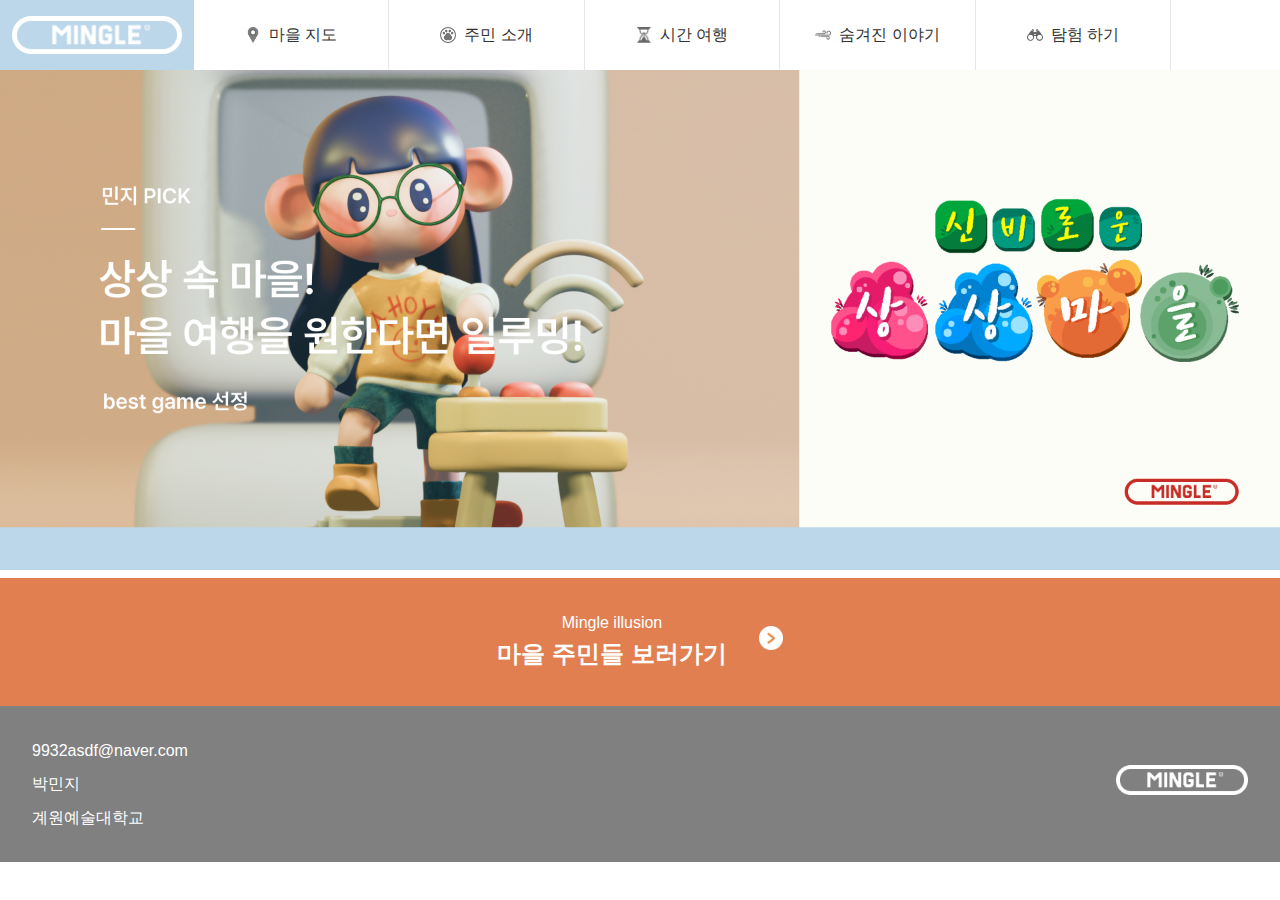
<file: index.html>
<!DOCTYPE html>
<html lang="ko">
  <head>
    <meta charset="UTF-8" />
    <meta name="viewport" content="width=device-width, initial-scale=1.0" />
    <title>Mingle</title>
    <link rel="stylesheet" href="./main.css" />
  </head>
  <body>
    <header class="main-header">
      <a class="logo" href="./index.html" style="color: #c72d26">
        <img src="./logo.png" alt="logo" />
      </a>
      <nav class="main-nav">
        <ul>
          <li>
            <img src="./images/intro.png" alt="마을 지도" class="nav-icon" />
            <a href="./map.html">마을 지도</a>
          </li>
          <li>
            <img src="./images/time.png" alt="주민 소개" class="nav-icon" />
            <a href="./intro.html">주민 소개</a>
          </li>
          <li>
            <img src="./images/hide.png" alt="시간 여행" class="nav-icon" />
            <a href="./time.html">시간 여행</a>
          </li>
          <li>
            <img
              src="./images/story.png"
              alt="숨겨진 이야기"
              class="nav-icon"
            />
            <a href="./hide.html">숨겨진 이야기</a>
          </li>
          <li>
            <img src="./images/map.png" alt="map" class="nav-icon" />
            <a href="./adventure.html">탐험 하기</a>
          </li>
        </ul>
      </nav>
    </header>

    <main>
      <img src="./images/bn.png" class="bn" />
      <section class="cta-section">
        <div class="cta-content">
          <div
            style="display: flex; flex-direction: column; align-items: center"
          >
            <div style="font-size: 16px; color: #fff">Mingle illusion</div>
            <span class="resolution" onclick="location.href='intro.html'">마을 주민들 보러가기</span>
          </div>
          <a href="#" class="cta-button"
            ><img src="./images/next.png" alt="next"
          /></a>
        </div>
      </section>
    </main>

    <footer class="main-footer">
      <div class="footer-content">
        <p class="email">9932asdf@naver.com</p>
        <p class="author">박민지</p>
        <p class="school">계원예술대학교</p>
      </div>
      <div class="footer-logo">
        <img src="./logo.png" alt="MINGLE" class="logo-image" />
      </div>
    </footer>
  </body>
</html>
</file>
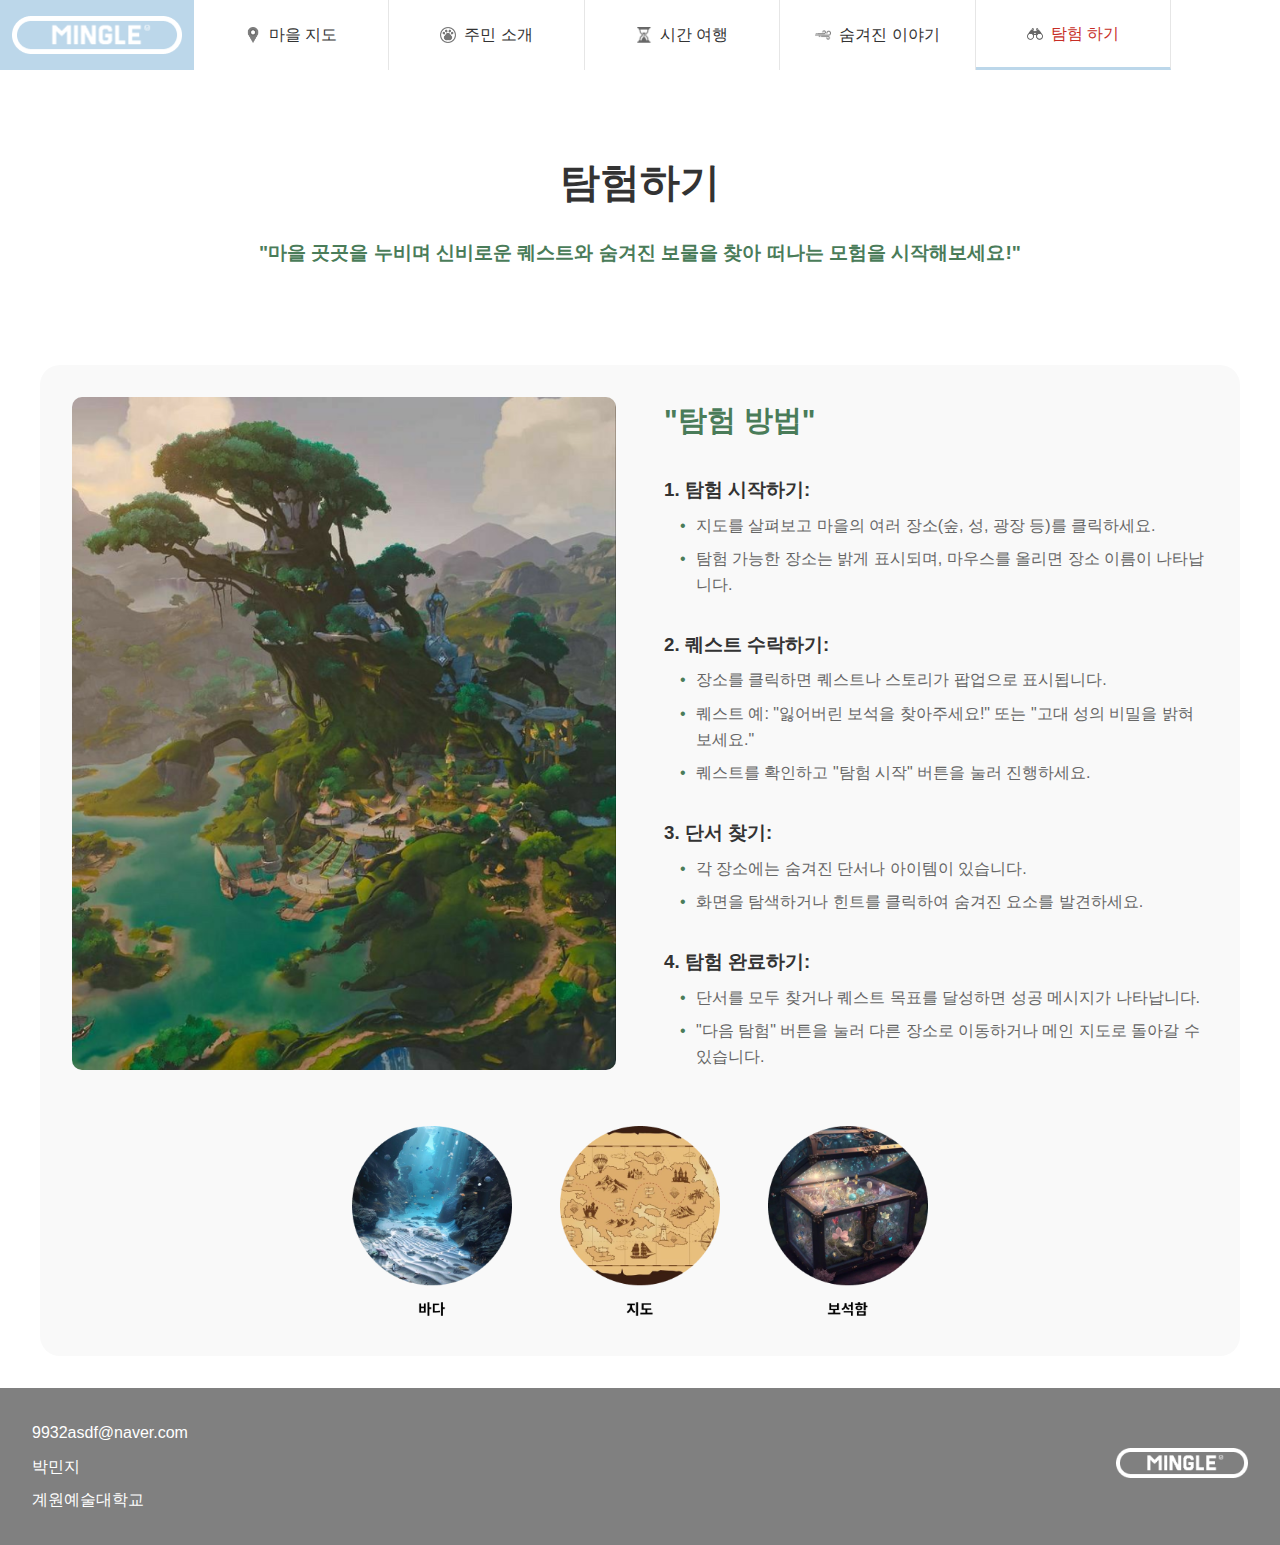
<file: adventure.html>
<!DOCTYPE html>
<html lang="ko">
  <head>
    <meta charset="UTF-8" />
    <meta name="viewport" content="width=device-width, initial-scale=1.0" />
    <title>Mingle</title>
    <link rel="stylesheet" href="./main.css" />
  </head>
  <body>
    <header class="main-header">
      <a class="logo" href="./index.html" style="color: #c72d26">
        <img src="./logo.png" alt="logo" />
      </a>
      <nav class="main-nav">
        <ul>
          <li>
            <img src="./images/intro.png" alt="마을 지도" class="nav-icon" />
            <a href="./map.html">마을 지도</a>
          </li>
          <li>
            <img src="./images/time.png" alt="주민 소개" class="nav-icon" />
            <a href="./intro.html">주민 소개</a>
          </li>
          <li>
            <img src="./images/hide.png" alt="시간 여행" class="nav-icon" />
            <a href="./time.html">시간 여행</a>
          </li>
          <li>
            <img
              src="./images/story.png"
              alt="숨겨진 이야기"
              class="nav-icon"
            />
            <a href="./hide.html">숨겨진 이야기</a>
          </li>
          <li style="border-bottom: 3px solid #bcd7ea">
            <img src="./images/map.png" alt="map" class="nav-icon" />
            <a href="./adventure.html" style="color: #c72d26">탐험 하기</a>
          </li>
        </ul>
      </nav>
    </header>
    <main class="adventure-main">
      <section class="intro-section">
        <h1 class="main-title">탐험하기</h1>
        <p class="intro-quote">
          "마을 곳곳을 누비며 신비로운 퀘스트와 숨겨진 보물을 찾아 떠나는 모험을
          시작해보세요!"
        </p>
      </section>

      <section class="guide-section">
        <div class="guide-content">
          <div class="guide-image">
            <img src="./images/tree.png" alt="모험 지도" class="main-map" />
          </div>
          <div class="guide-text">
            <h2 class="guide-title">"탐험 방법"</h2>
            <div class="guide-steps">
              <div class="step">
                <h3>1. 탐험 시작하기:</h3>
                <ul>
                  <li>
                    지도를 살펴보고 마을의 여러 장소(숲, 성, 광장 등)를
                    클릭하세요.
                  </li>
                  <li>
                    탐험 가능한 장소는 밝게 표시되며, 마우스를 올리면 장소
                    이름이 나타납니다.
                  </li>
                </ul>
              </div>
              <div class="step">
                <h3>2. 퀘스트 수락하기:</h3>
                <ul>
                  <li>
                    장소를 클릭하면 퀘스트나 스토리가 팝업으로 표시됩니다.
                  </li>
                  <li>
                    퀘스트 예: "잃어버린 보석을 찾아주세요!" 또는 "고대 성의
                    비밀을 밝혀보세요."
                  </li>
                  <li>퀘스트를 확인하고 "탐험 시작" 버튼을 눌러 진행하세요.</li>
                </ul>
              </div>
              <div class="step">
                <h3>3. 단서 찾기:</h3>
                <ul>
                  <li>각 장소에는 숨겨진 단서나 아이템이 있습니다.</li>
                  <li>
                    화면을 탐색하거나 힌트를 클릭하여 숨겨진 요소를 발견하세요.
                  </li>
                </ul>
              </div>
              <div class="step">
                <h3>4. 탐험 완료하기:</h3>
                <ul>
                  <li>
                    단서를 모두 찾거나 퀘스트 목표를 달성하면 성공 메시지가
                    나타납니다.
                  </li>
                  <li>
                    "다음 탐험" 버튼을 눌러 다른 장소로 이동하거나 메인 지도로
                    돌아갈 수 있습니다.
                  </li>
                </ul>
              </div>
            </div>
          </div>
        </div>
        <div class="location-icons">
          <div class="icon">
            <img src="./images/part1.png" alt="보석함" />
          </div>
          <div class="icon">
            <img src="./images/part2.png" alt="지도" />
          </div>
          <div class="icon">
            <img src="./images/part3.png" alt="바다" />
          </div>
        </div>
      </section>
    </main>
    <footer class="main-footer">
      <div class="footer-content">
        <p class="email">9932asdf@naver.com</p>
        <p class="author">박민지</p>
        <p class="school">계원예술대학교</p>
      </div>
      <div class="footer-logo">
        <img src="./logo.png" alt="MINGLE" class="logo-image" />
      </div>
    </footer>
  </body>
</html>
</file>
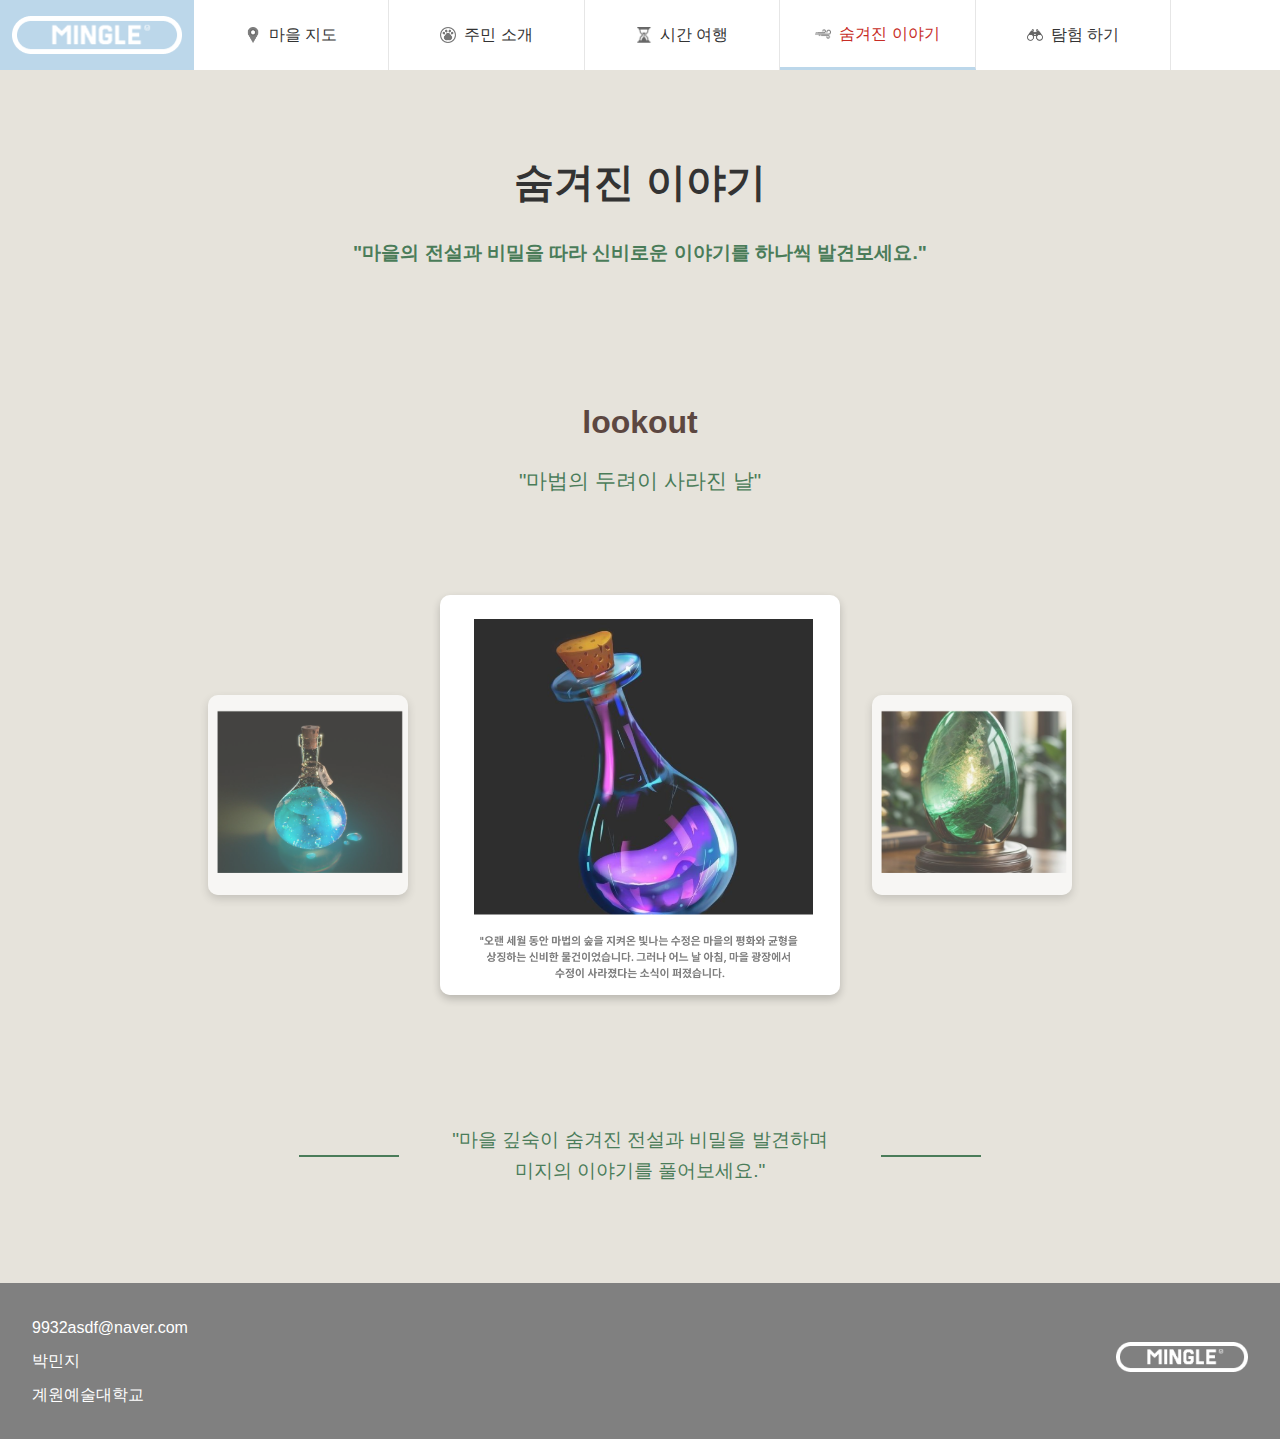
<file: hide.html>
<!DOCTYPE html>
<html lang="ko">
  <head>
    <meta charset="UTF-8" />
    <meta name="viewport" content="width=device-width, initial-scale=1.0" />
    <title>Mingle</title>
    <link rel="stylesheet" href="./main.css" />
  </head>
  <body>
    <header class="main-header">
      <a class="logo" href="./index.html" style="color: #c72d26">
        <img src="./logo.png" alt="logo" />
      </a>
      <nav class="main-nav">
        <ul>
          <li>
            <img src="./images/intro.png" alt="마을 지도" class="nav-icon" />
            <a href="./map.html">마을 지도</a>
          </li>
          <li>
            <img src="./images/time.png" alt="주민 소개" class="nav-icon" />
            <a href="./intro.html">주민 소개</a>
          </li>
          <li>
            <img src="./images/hide.png" alt="시간 여행" class="nav-icon" />
            <a href="./time.html">시간 여행</a>
          </li>
          <li style="border-bottom: 3px solid #bcd7ea">
            <img
              src="./images/story.png"
              alt="숨겨진 이야기"
              class="nav-icon"
            />
            <a href="./hide.html" style="color: #c72d26">숨겨진 이야기</a>
          </li>
          <li>
            <img src="./images/map.png" alt="map" class="nav-icon" />
            <a href="./adventure.html">탐험 하기</a>
          </li>
        </ul>
      </nav>
    </header>
    <main class="hidden-story-main">
      <section class="intro-section">
        <h1 class="main-title">숨겨진 이야기</h1>
        <p class="intro-quote">
          "마을의 전설과 비밀을 따라 신비로운 이야기를 하나씩 발견보세요."
        </p>
      </section>

      <section class="lookout-section">
        <h2 class="section-title">lookout</h2>
        <p class="section-subtitle">"마법의 두려이 사라진 날"</p>

        <div class="potion-carousel">
          <div class="carousel-container">
            <div class="potion-image left" data-position="left">
              <img src="./images/left.png" alt="파란 물약" />
            </div>
            <div class="potion-image center" data-position="center">
              <img src="./images/center.png" alt="보라 물약" />
            </div>
            <div class="potion-image right" data-position="right">
              <img src="./images/right.png" alt="초록 물약" />
            </div>
          </div>
        </div>

        <div class="bottom-quote">
          <p>
            "마을 깊숙이 숨겨진 전설과 비밀을 발견하며<br />미지의 이야기를
            풀어보세요."
          </p>
        </div>
      </section>
    </main>
    <footer class="main-footer">
      <div class="footer-content">
        <p class="email">9932asdf@naver.com</p>
        <p class="author">박민지</p>
        <p class="school">계원예술대학교</p>
      </div>
      <div class="footer-logo">
        <img src="./logo.png" alt="MINGLE" class="logo-image" />
      </div>
    </footer>
  </body>
  <script>
    document.addEventListener("DOMContentLoaded", () => {
      const leftImage = document.querySelector(".potion-image.left img");
      const centerImage = document.querySelector(".potion-image.center img");
      const rightImage = document.querySelector(".potion-image.right img");

      // 왼쪽 이미지 클릭 시
      leftImage.addEventListener("click", () => {
        const temp = centerImage.src;
        centerImage.src = leftImage.src;
        leftImage.src = rightImage.src;
        rightImage.src = temp;
      });

      // 오른쪽 이미지 클릭 시
      rightImage.addEventListener("click", () => {
        const temp = centerImage.src;
        centerImage.src = rightImage.src;
        rightImage.src = leftImage.src;
        leftImage.src = temp;
      });
    });
  </script>
</html>
</file>
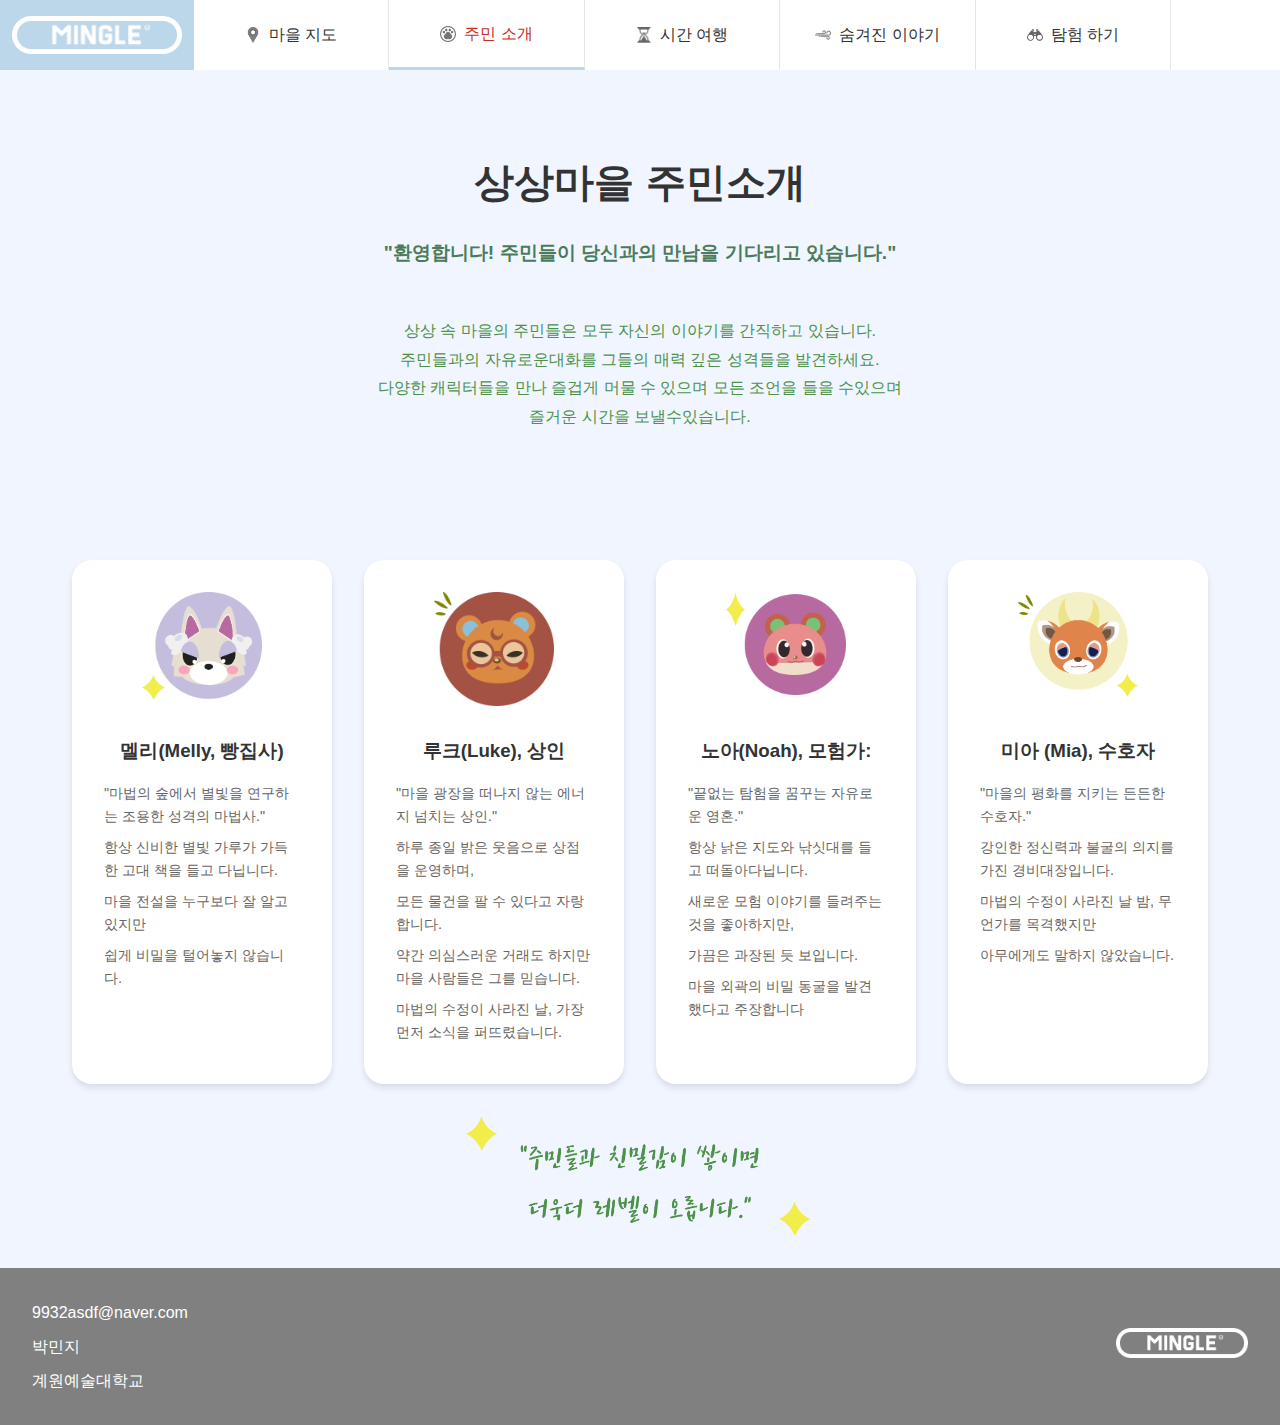
<file: intro.html>
<!DOCTYPE html>
<html lang="ko">
  <head>
    <meta charset="UTF-8" />
    <meta name="viewport" content="width=device-width, initial-scale=1.0" />
    <title>Mingle</title>
    <link rel="stylesheet" href="./main.css" />
  </head>
  <body>
    <header class="main-header">
      <a class="logo" href="./index.html" style="color: #c72d26">
        <img src="./logo.png" alt="logo" />
      </a>
      <nav class="main-nav">
        <ul>
          <li>
            <img src="./images/intro.png" alt="마을 지도" class="nav-icon" />
            <a href="./map.html">마을 지도</a>
          </li>
          <li style="border-bottom: 3px solid #bcd7ea">
            <img src="./images/time.png" alt="주민 소개" class="nav-icon" />
            <a href="./intro.html" style="color: #c72d26">주민 소개</a>
          </li>
          <li>
            <img src="./images/hide.png" alt="시간 여행" class="nav-icon" />
            <a href="./time.html">시간 여행</a>
          </li>
          <li>
            <img
              src="./images/story.png"
              alt="숨겨진 이야기"
              class="nav-icon"
            />
            <a href="./hide.html">숨겨진 이야기</a>
          </li>
          <li>
            <img src="./images/map.png" alt="map" class="nav-icon" />
            <a href="./adventure.html">탐험 하기</a>
          </li>
        </ul>
      </nav>
    </header>
    <main class="character-main">
      <section class="intro-section">
        <h1 class="main-title">상상마을 주민소개</h1>
        <p class="intro-quote">
          "환영합니다! 주민들이 당신과의 만남을 기다리고 있습니다."
        </p>
        <p class="intro-text">
          상상 속 마을의 주민들은 모두 자신의 이야기를 간직하고 있습니다.<br />
          주민들과의 자유로운대화를 그들의 매력 깊은 성격들을 발견하세요.<br />
          다양한 캐릭터들을 만나 즐겁게 머물 수 있으며 모든 조언을 들을
          수있으며<br />
          즐거운 시간을 보낼수있습니다.
        </p>
      </section>

      <section class="characters-grid">
        <div class="character-card">
          <div class="character-image">
            <img
              src="./images/a1.png"
              alt="멜리(Melly)"
              class="character-avatar"
            />
          </div>
          <h3>멜리(Melly, 빵집사)</h3>
          <ul class="character-description">
            <li>"마법의 숲에서 별빛을 연구하는 조용한 성격의 마법사."</li>
            <li>항상 신비한 별빛 가루가 가득한 고대 책을 들고 다닙니다.</li>
            <li>마을 전설을 누구보다 잘 알고 있지만</li>
            <li>쉽게 비밀을 털어놓지 않습니다.</li>
          </ul>
        </div>
        <div class="character-card">
          <div class="character-image">
            <img
              src="./images/a2.png"
              alt="멜리(Melly)"
              class="character-avatar"
            />
          </div>
          <h3>루크(Luke), 상인</h3>
          <ul class="character-description">
            <li>"마을 광장을 떠나지 않는 에너지 넘치는 상인."</li>
            <li>하루 종일 밝은 웃음으로 상점을 운영하며,</li>
            <li>모든 물건을 팔 수 있다고 자랑합니다.</li>
            <li>약간 의심스러운 거래도 하지만 마을 사람들은 그를 믿습니다.</li>
            <li>마법의 수정이 사라진 날, 가장 먼저 소식을 퍼뜨렸습니다.</li>
          </ul>
        </div>
        <div class="character-card">
          <div class="character-image">
            <img
              src="./images/a3.png"
              alt="멜리(Melly)"
              class="character-avatar"
            />
          </div>
          <h3>노아(Noah), 모험가:</h3>
          <ul class="character-description">
            <li>"끝없는 탐험을 꿈꾸는 자유로운 영혼."</li>
            <li>항상 낡은 지도와 낚싯대를 들고 떠돌아다닙니다.</li>
            <li>새로운 모험 이야기를 들려주는 것을 좋아하지만,</li>
            <li>가끔은 과장된 듯 보입니다.</li>
            <li>마을 외곽의 비밀 동굴을 발견했다고 주장합니다</li>
          </ul>
        </div>
        <div class="character-card">
          <div class="character-image">
            <img
              src="./images/a4.png"
              alt="멜리(Melly)"
              class="character-avatar"
            />
          </div>
          <h3>미아 (Mia), 수호자</h3>
          <ul class="character-description">
            <li>"마을의 평화를 지키는 든든한 수호자."</li>
            <li>강인한 정신력과 불굴의 의지를 가진 경비대장입니다.</li>
            <li>마법의 수정이 사라진 날 밤, 무언가를 목격했지만</li>
            <li>아무에게도 말하지 않았습니다.</li>
          </ul>
        </div>
      </section>
      <section class="character-bottom">
        <img
          src="./images/bottom.png"
          style="max-width: 500px; width: 100%; height: auto"
        />
      </section>
    </main>
    <footer class="main-footer">
      <div class="footer-content">
        <p class="email">9932asdf@naver.com</p>
        <p class="author">박민지</p>
        <p class="school">계원예술대학교</p>
      </div>
      <div class="footer-logo">
        <img src="./logo.png" alt="MINGLE" class="logo-image" />
      </div>
    </footer>
  </body>
</html>
</file>
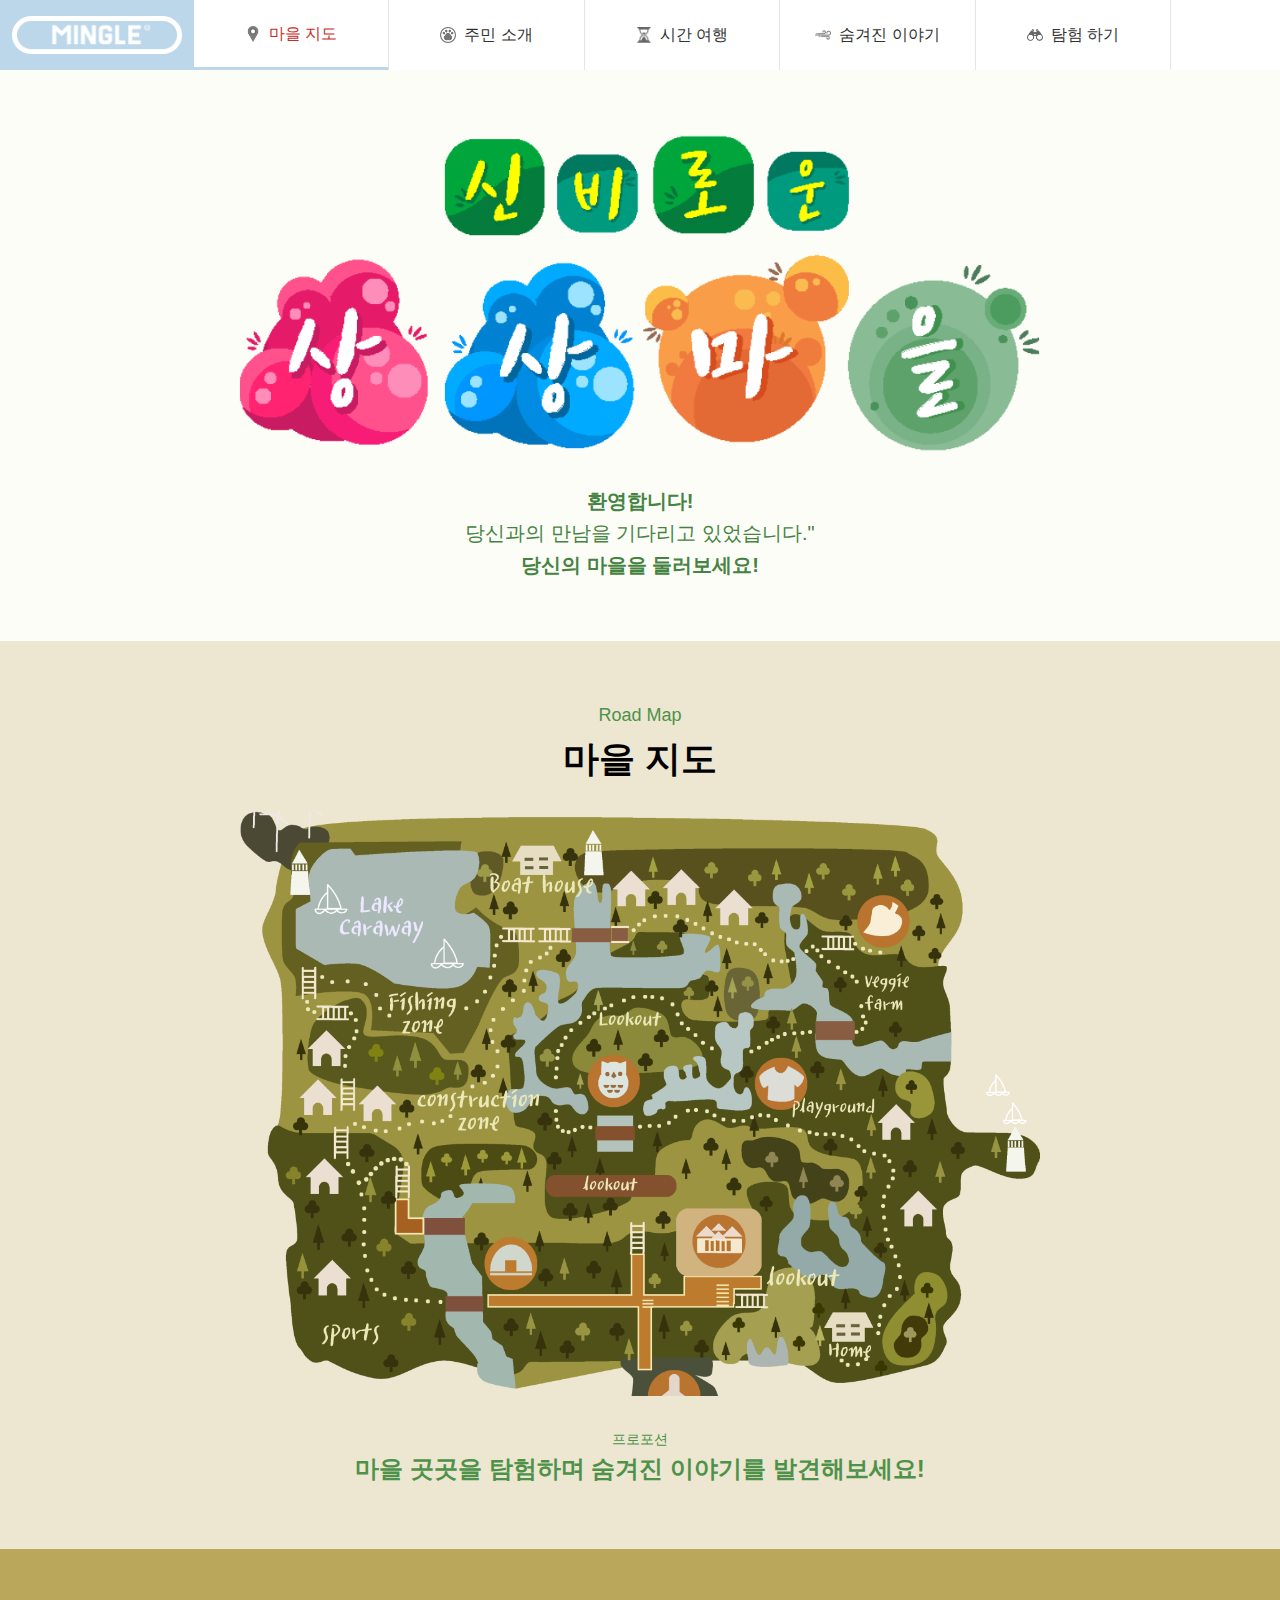
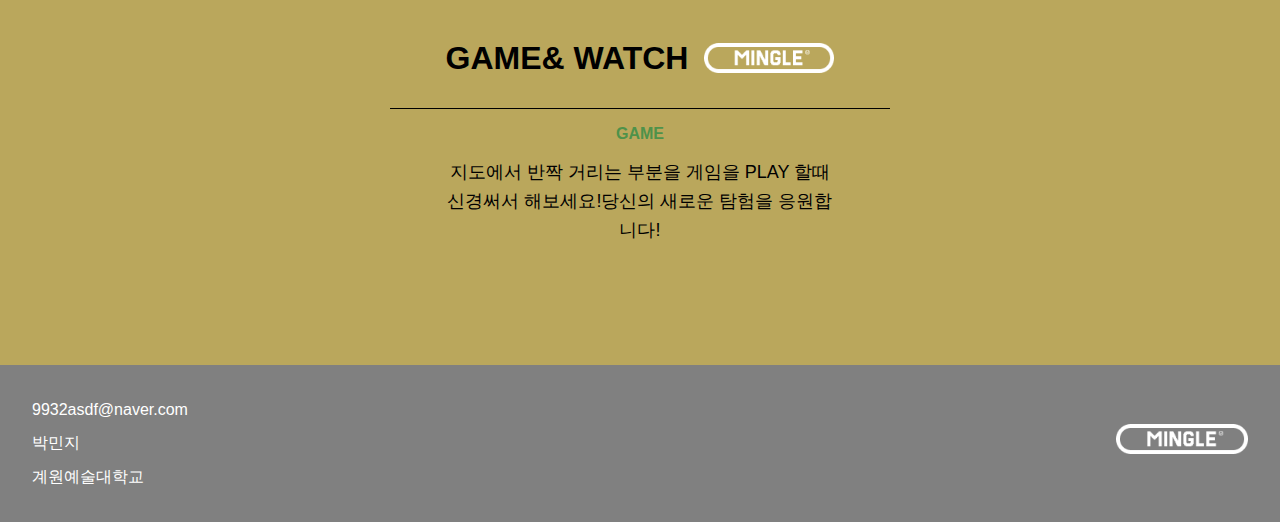
<file: map.html>
<!DOCTYPE html>
<html lang="ko">
  <head>
    <meta charset="UTF-8" />
    <meta name="viewport" content="width=device-width, initial-scale=1.0" />
    <title>Mingle</title>
    <link rel="stylesheet" href="./main.css" />
  </head>
  <body>
    <header class="main-header">
      <a class="logo" href="./index.html" style="color: #C72D26;">
        <img src="./logo.png" alt="logo" />
      </a>
      <nav class="main-nav">
        <ul>
          <li style="border-bottom: 3px solid  #bcd7ea;">
            <img src="./images/intro.png" alt="마을 지도" class="nav-icon" />
            <a href="./map.html" style="color: #C72D26;">마을 지도</a>
          </li>
          <li>
            <img src="./images/time.png" alt="주민 소개" class="nav-icon" />
            <a href="./intro.html">주민 소개</a>
          </li>
          <li>
            <img src="./images/hide.png" alt="시간 여행" class="nav-icon" />
            <a href="./time.html">시간 여행</a>
          </li>
          <li>
            <img
              src="./images/story.png"
              alt="숨겨진 이야기"
              class="nav-icon"
            />
            <a href="./hide.html">숨겨진 이야기</a>
          </li>
          <li>
            <img src="./images/map.png" alt="map" class="nav-icon" />
            <a href="./adventure.html">탐험 하기</a>
          </li>
        </ul>
      </nav>
    </header>

    <main>
      <section class="new">
        <img src="./images/main-logo.png" />
        <p style="margin-top: 32px;">
          <div style="color: #458342;font-size: 20px; font-weight: 600;">환영합니다!</div
          ><div style="color: #458342;font-size: 20px; font-weight: 300;">당신과의 만남을 기다리고 있었습니다."</div
          ><div style="color: #458342;font-size: 20px; font-weight: 600;">당신의 마을을 둘러보세요!</div>
        </p>
      </section>
      <section class="map">
        <span>Road Map</span>
        <h2>마을 지도</h2>
        <div style="position: relative; margin: 24px 0;">
            <img src="./images/map2.png" />
            <button class="ctrl" style="width: 45px; height: 45px; background-color: transparent; border:transparent; position: absolute; top: 45%; left: 45%;">
                <img class="star" src="./images/star.png" />
            </button>
        </div>
        <p>프로포션</p>
        <h3>마을 곳곳을 탐험하며 숨겨진 이야기를 발견해보세요!</h3>
      </section>
      <section class="game">
        <h2>GAME& WATCH<img style="width: 130px; height: auto;" src="./logo.png" /></h2>
        <span style="color: #4e924a; font-weight: bold;">GAME</span>
        <p style="font-size: 18px; text-align: center;max-width: 400px; width: 100%;">지도에서 반짝 거리는 부분을 게임을 PLAY 할때 신경써서 해보세요!당신의 새로운 탐험을 응원합니다!</p>
      </section>
    </main>
    <footer class="main-footer">
      <div class="footer-content">
        <p class="email">9932asdf@naver.com</p>
        <p class="author">박민지</p>
        <p class="school">계원예술대학교</p>
      </div>
      <div class="footer-logo">
        <img src="./logo.png" alt="MINGLE" class="logo-image" />
      </div>
    </footer>
  </body>
</html>
</file>
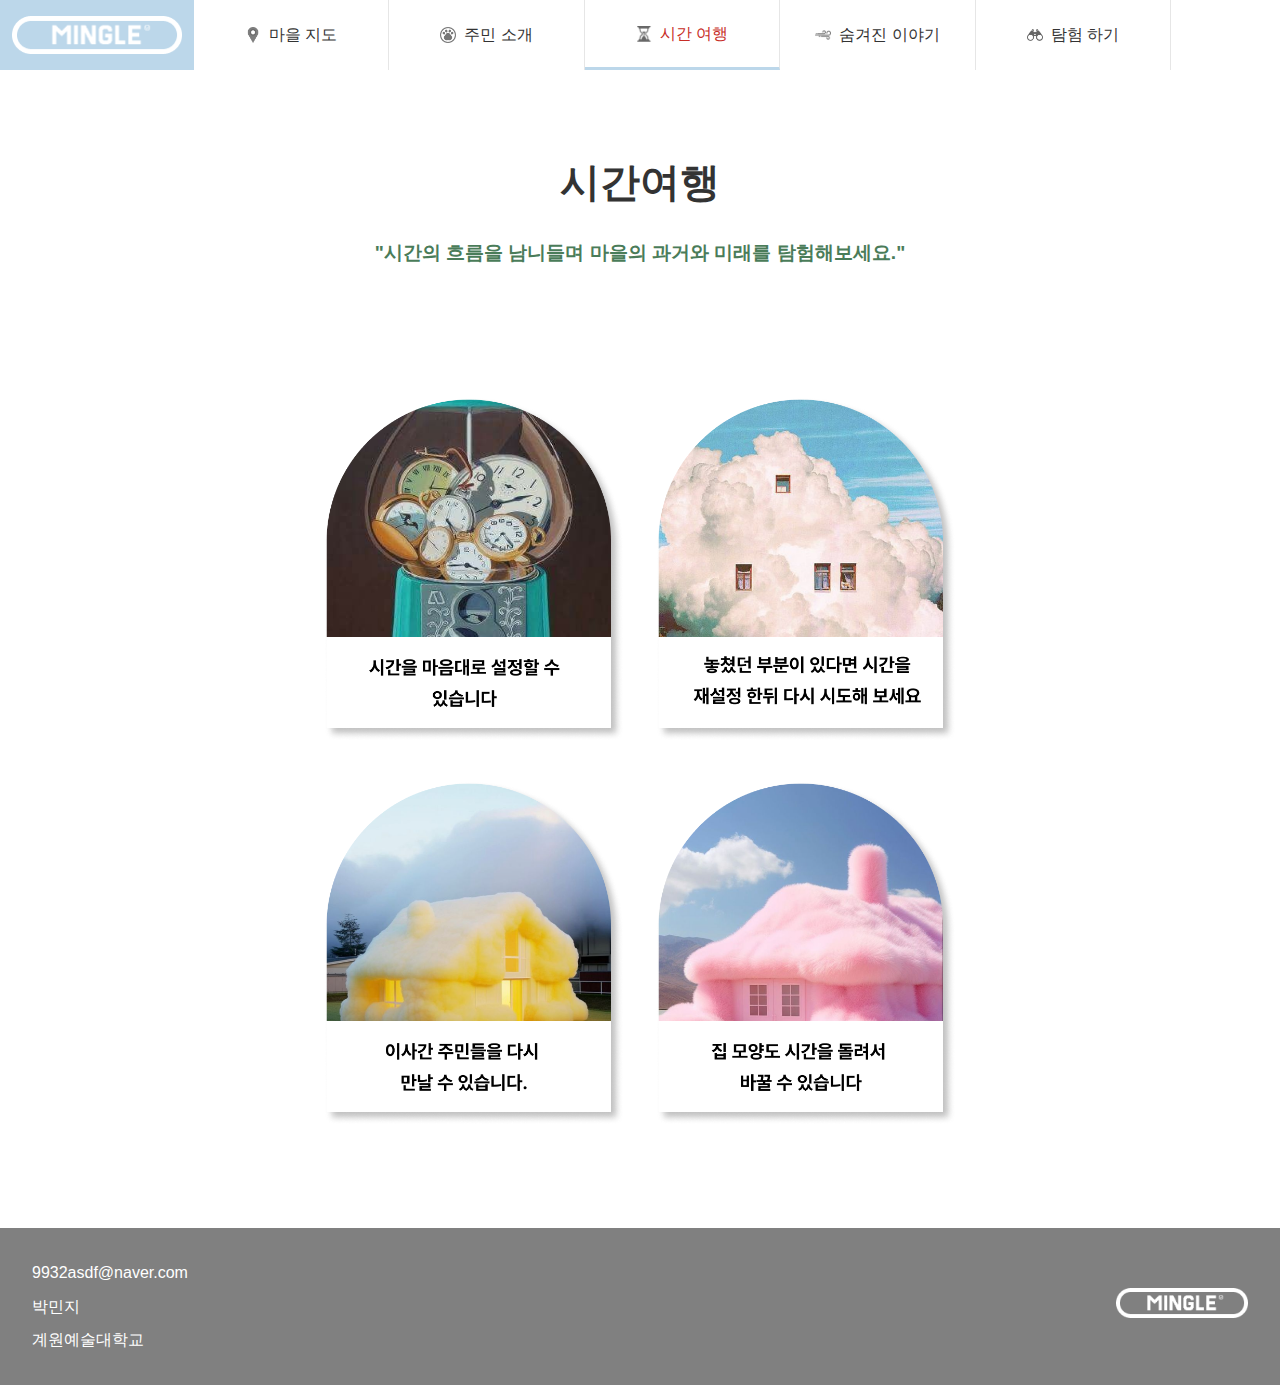
<file: time.html>
<!DOCTYPE html>
<html lang="ko">
  <head>
    <meta charset="UTF-8" />
    <meta name="viewport" content="width=device-width, initial-scale=1.0" />
    <title>Mingle</title>
    <link rel="stylesheet" href="./main.css" />
  </head>
  <body>
    <header class="main-header">
      <a class="logo" href="./index.html" style="color: #c72d26">
        <img src="./logo.png" alt="logo" />
      </a>
      <nav class="main-nav">
        <ul>
          <li>
            <img src="./images/intro.png" alt="마을 지도" class="nav-icon" />
            <a href="./map.html">마을 지도</a>
          </li>
          <li>
            <img src="./images/time.png" alt="주민 소개" class="nav-icon" />
            <a href="./intro.html">주민 소개</a>
          </li>
          <li style="border-bottom: 3px solid #bcd7ea">
            <img src="./images/hide.png" alt="시간 여행" class="nav-icon" />
            <a href="./time.html" style="color: #c72d26">시간 여행</a>
          </li>
          <li>
            <img
              src="./images/story.png"
              alt="숨겨진 이야기"
              class="nav-icon"
            />
            <a href="./hide.html">숨겨진 이야기</a>
          </li>
          <li>
            <img src="./images/map.png" alt="map" class="nav-icon" />
            <a href="./adventure.html">탐험 하기</a>
          </li>
        </ul>
      </nav>
    </header>
    <main class="time-travel-main">
      <section class="intro-section">
        <h1 class="main-title">시간여행</h1>
        <p class="intro-quote">
          "시간의 흐름을 남니들며 마을의 과거와 미래를 탐험해보세요."
        </p>
      </section>

      <section class="time-cards">
        <div class="time-card-row">
          <div class="time-card">
            <img src="./images/time1.png" />
          </div>
          <div class="time-card">
            <img src="./images/time2.png" />
          </div>
        </div>
        <div class="time-card-row">
          <div class="time-card">
            <img src="./images/time3.png" />
          </div>
          <div class="time-card">
            <img src="./images/time4.png" />
          </div>
        </div>
        <div class="decorative-waves"></div>
      </section>
    </main>
    <footer class="main-footer">
      <div class="footer-content">
        <p class="email">9932asdf@naver.com</p>
        <p class="author">박민지</p>
        <p class="school">계원예술대학교</p>
      </div>
      <div class="footer-logo">
        <img src="./logo.png" alt="MINGLE" class="logo-image" />
      </div>
    </footer>
  </body>
</html>
</file>
<file: main.css>
/* Reset and base styles */
* {
  margin: 0;
  padding: 0;
  box-sizing: border-box;
}

body {
  font-family: "Arial", sans-serif;
  line-height: 1.6;
}

.main-header {
  background-color: #fff;
  height: 70px;
  display: flex;
  justify-content: flex-start;
  align-items: center;
  box-shadow: 0 2px 4px rgba(0, 0, 0, 0.1);
}

.logo {
  display: flex;
  justify-content: center;
  align-items: center;
  padding: 16px 12px;
  background-color: #bcd7ea;
}

.logo > img {
  width: 170px;
  height: auto;
}

.nav-icon {
  width: 16px;
  height: 16px;
}

.main-nav {
  width: 100%;
}

.main-nav ul {
  display: flex;
  list-style: none;
  align-items: center;
  height: 70px;
  width: 100%;
}

.main-nav li {
  display: flex;
  align-items: center;
  justify-content: center;
  gap: 0.5rem;
  height: 70px;
  border-right: 1px solid #e6e6e6;
  width: 18%;
  padding: 0 12px;
}

.main-nav a {
  text-decoration: none;
  color: #333;
}

.hero-section {
  width: 100%;
}

.bn {
  width: 100%;
  height: auto;
}

.hero-content {
  max-width: 600px;
}

.pick-label {
  color: #fff;
  margin-bottom: 1rem;
}

.main-title {
  font-size: 2.5rem;
  margin-bottom: 1rem;
  color: #fff;
}

.subtitle {
  color: #fff;
}

/* CTA section styles */
.cta-section {
  background-color: #e17f51;
  padding: 2rem;
  text-align: center;
}

.cta-content {
  display: flex;
  justify-content: center;
  align-items: center;
  gap: 2rem;
}

.resolution {
  color: #fff;
  font-size: 24px;
  font-weight: 600;
}

.cta-button img {
  width: 24px;
  height: 24px;
}

.new {
  display: flex;
  flex-direction: column;
  justify-content: center;
  align-items: center;
  width: 100%;
  padding: 60px 16px;

  background-color: #fcfdf6;
}

.new img {
  max-width: 800px;
  width: 100%;
  height: auto;
}

.map {
  display: flex;
  flex-direction: column;
  justify-content: center;
  align-items: center;
  width: 100%;
  padding: 60px 16px;
  background-color: #dbcea380;
}

.map img {
  max-width: 800px;
  width: 100%;
  height: auto;
}

.ctrl .star {
  display: none;
  position: relative;
  top: 12px;
  left: 16px;
  width: 24px !important;
  height: 24px !important;
}

.ctrl:hover .star {
  display: flex;
}

.map span {
  font-size: 18px;
  color: #4e924a;
}

.map h2 {
  font-size: 36px;
}

.map p {
  font-size: 14px;
  color: #4e924a;
}
.map h3 {
  font-size: 24px;
  color: #4e924a;
}

.game {
  display: flex;
  flex-direction: column;
  justify-content: center;
  align-items: center;
  width: 100%;
  padding: 60px 16px 120px 16px;
  background-color: #baa75c;
  gap: 12px;
}

.game h2 {
  display: flex;
  align-items: center;
  justify-content: center;
  gap: 16px;
  max-width: 500px;
  border-bottom: 1px solid black;
  padding: 24px;
  width: 100%;
  font-size: 32px;
}

/* Footer styles */
.main-footer {
  background-color: gray;
  color: #fff;
  padding: 2rem;
  display: flex;
  justify-content: space-between;
  align-items: center;
}

.footer-content {
  display: flex;
  flex-direction: column;
  gap: 0.5rem;
}

.footer-logo .logo-image {
  height: 30px;
}

.character-main {
  background-color: #f0f5ff;
  padding: 2rem;
  min-height: 100vh;
}

.intro-section {
  max-width: 800px;
  margin: 0 auto;
  text-align: center;
  padding: 3rem 0;
}

.main-title {
  font-size: 2.5rem;
  margin-bottom: 2rem;
  color: #333;
}

.intro-quote {
  color: #4caf50;
  font-size: 1.4rem;
  margin-bottom: 1.5rem;
  font-weight: bold;
}

.intro-text {
  color: #4e924a;
  line-height: 1.8;
  margin-bottom: 3rem;
}

.characters-grid {
  display: grid;
  grid-template-columns: repeat(auto-fit, minmax(250px, 1fr));
  gap: 2rem;
  max-width: 1200px;
  margin: 0 auto;
  padding: 2rem;
}

.character-card {
  background: white;
  border-radius: 20px;
  padding: 2rem;
  text-align: center;
  box-shadow: 0 4px 6px rgba(0, 0, 0, 0.1);
  transition: transform 0.3s ease;
}

.character-card:hover {
  transform: translateY(-5px);
}

.character-image {
  width: 120px;
  height: 120px;
  margin: 0 auto 1.5rem;
}

.character-avatar {
  width: 100%;
  height: auto;
  /* object-fit: cover; */
}

.character-card h3 {
  color: #333;
  margin-bottom: 1rem;
}

.character-description {
  list-style: none;
  padding: 0;
  text-align: left;
  color: #666;
}

.character-description li {
  margin-bottom: 0.5rem;
  font-size: 0.9rem;
  line-height: 1.6;
}

.character-bottom {
  width: 100%;
  display: flex;
  justify-content: center;
}

.time-travel-main {
  background-color: #fff;
  padding: 2rem;
  min-height: 100vh;
  position: relative;
}

.intro-section {
  max-width: 800px;
  margin: 0 auto;
  text-align: center;
  padding: 3rem 0;
}

.main-title {
  font-size: 2.5rem;
  margin-bottom: 2rem;
  color: #333;
}

.intro-quote {
  color: #4caf50;
  font-size: 1.2rem;
  margin-bottom: 3rem;
}

.time-cards {
  max-width: 1200px;
  margin: 0 auto;
  position: relative;
  padding: 2rem;
}

.time-card-row {
  display: flex;
  justify-content: center;
  gap: 2rem;
  margin-bottom: 2rem;
}

.time-card {
  width: 300px;
  text-align: center;
  position: relative;
}

.time-card img {
  width: 100%;
  height: auto;
}

.card-image {
  width: 100%;
  height: 200px;
  position: relative;
  overflow: hidden;
}

.card-image::before {
  content: "";
  position: absolute;
  top: 0;
  left: 0;
  right: 0;
  bottom: 0;
  background: white;
  border-radius: 120px 120px 0 0;
}

.card-image img {
  width: 100%;
  height: 100%;
  object-fit: cover;
  border-radius: 120px 120px 0 0;
  position: relative;
}

.card-text {
  background: white;
  padding: 1rem;
  margin-top: -10px;
  border-radius: 0 0 20px 20px;
  box-shadow: 0 4px 6px rgba(0, 0, 0, 0.1);
}

.decorative-waves {
  position: absolute;
  bottom: 0;
  left: 0;
  right: 0;
  height: 100px;
  background: linear-gradient(
    to bottom,
    transparent 0%,
    rgba(240, 248, 255, 0.5) 50%,
    rgba(240, 248, 255, 0.8) 100%
  );
  z-index: -1;
}

.time-card {
  transition: transform 0.3s ease;
}

.time-card:hover {
  transform: translateY(-10px);
}

.hidden-story-main {
  background-color: #e6e3db;
  min-height: 100vh;
  padding: 2rem;
}

.intro-section {
  text-align: center;
  padding: 3rem 0;
}

.main-title {
  font-size: 2.5rem;
  margin-bottom: 2rem;
}

.intro-quote {
  color: #4a7c59;
  font-size: 1.2rem;
}

.lookout-section {
  max-width: 1200px;
  margin: 0 auto;
  text-align: center;
  padding: 2rem;
}

.section-title {
  font-size: 2rem;
  color: #5c4741;
  margin-bottom: 1rem;
}

.section-subtitle {
  color: #4a7c59;
  font-size: 1.3rem;
  margin-bottom: 3rem;
}

.carousel-container {
  display: flex;
  justify-content: center;
  align-items: center;
  gap: 2rem;
  height: 500px;
  position: relative;
}

.potion-image {
  position: relative;
  transition: all 0.5s ease;
  cursor: pointer;
}

.potion-image img {
  border-radius: 10px;
  box-shadow: 0 4px 8px rgba(0, 0, 0, 0.2);
}

.potion-image[data-position="left"],
.potion-image[data-position="right"] {
  width: 200px;
  height: 200px;
  opacity: 0.7;
}

.potion-image[data-position="center"] {
  width: 400px;
  height: 400px;
  z-index: 2;
}

.potion-image img {
  width: 100%;
  height: 100%;
  object-fit: cover;
}

.potion-description {
  max-width: 80%;
  margin: 1rem auto;
  font-size: 0.9rem;
  color: #666;
  opacity: 0;
  transition: opacity 0.3s ease;
}

.potion-image[data-position="center"] .potion-description {
  opacity: 1;
}

.bottom-quote {
  margin-top: 3rem;
  padding: 2rem;
  text-align: center;
  color: #4a7c59;
  font-size: 1.2rem;
  position: relative;
}

.bottom-quote::before,
.bottom-quote::after {
  content: "";
  position: absolute;
  height: 2px;
  width: 100px;
  background: #4a7c59;
  top: 50%;
  transform: translateY(-50%);
}

.bottom-quote::before {
  left: 20%;
}

.bottom-quote::after {
  right: 20%;
}

.slider-container {
  display: flex;
  justify-content: center;
  align-items: center;
  gap: 20px;
  padding: 20px;
}

.slider-image {
  cursor: pointer;
}

.side-image {
  width: 200px;
  height: 200px;
  object-fit: cover;
}

.center-image {
  width: 400px;
  height: 400px;
  object-fit: cover;
}

.image-description {
  text-align: center;
  margin-top: 10px;
}

.adventure-main {
  padding: 2rem;
  background-color: #fff;
}

.intro-section {
  text-align: center;
  padding: 3rem 0;
}

.main-title {
  font-size: 2.5rem;
  margin-bottom: 1.5rem;
  color: #333;
}

.intro-quote {
  color: #4a7c59;
  font-size: 1.2rem;
}

.guide-section {
  max-width: 1200px;
  margin: 0 auto;
  padding: 2rem;
  background-color: #f9f9f9;
  border-radius: 20px;
}

.guide-content {
  display: flex;
  gap: 3rem;
  margin-bottom: 2rem;
}

.guide-image {
  flex: 1;
}

.main-map {
  width: 100%;
  height: auto;
  border-radius: 10px;
}

.guide-text {
  flex: 1;
}

.guide-title {
  color: #4a7c59;
  font-size: 1.8rem;
  margin-bottom: 2rem;
}

.guide-steps {
  display: flex;
  flex-direction: column;
  gap: 1.5rem;
}

.step h3 {
  color: #333;
  margin-bottom: 0.5rem;
}

.step ul {
  list-style: none;
  padding-left: 1rem;
}

.step ul li {
  position: relative;
  padding-left: 1rem;
  margin-bottom: 0.5rem;
  color: #666;
}

.step ul li::before {
  content: "•";
  position: absolute;
  left: 0;
  color: #4a7c59;
}

.location-icons {
  display: flex;
  justify-content: center;
  gap: 3rem;
  margin-top: 3rem;
}

.icon {
  max-width: 160px;
  width: 100%;
}

.icon img {
  width: 100%;
}

.icon span {
  display: block;
  color: #666;
}

@media (max-width: 768px) {
  .main-nav li {
    padding: 0 12px;
  }

  .main-nav a {
    display: none;
  }

  .main-title {
    font-size: 2rem;
  }

  .characters-grid {
    grid-template-columns: 1fr;
    padding: 1rem;
  }

  .intro-section {
    padding: 2rem 1rem;
  }

  .time-card-row {
    flex-direction: column;
    align-items: center;
  }

  .time-card {
    width: 100%;
    max-width: 300px;
  }

  .intro-section {
    padding: 2rem 1rem;
  }

  .carousel-container {
    flex-direction: column;
    height: auto;
    gap: 1rem;
  }

  .potion-image[data-position="left"],
  .potion-image[data-position="right"] {
    width: 150px;
    height: 150px;
  }

  .potion-image[data-position="center"] {
    width: 300px;
    height: 300px;
  }

  .guide-content {
    flex-direction: column;
  }

  .guide-image {
    margin-bottom: 2rem;
  }

  .location-icons {
    flex-wrap: wrap;
    gap: 1.5rem;
  }
}
</file>
